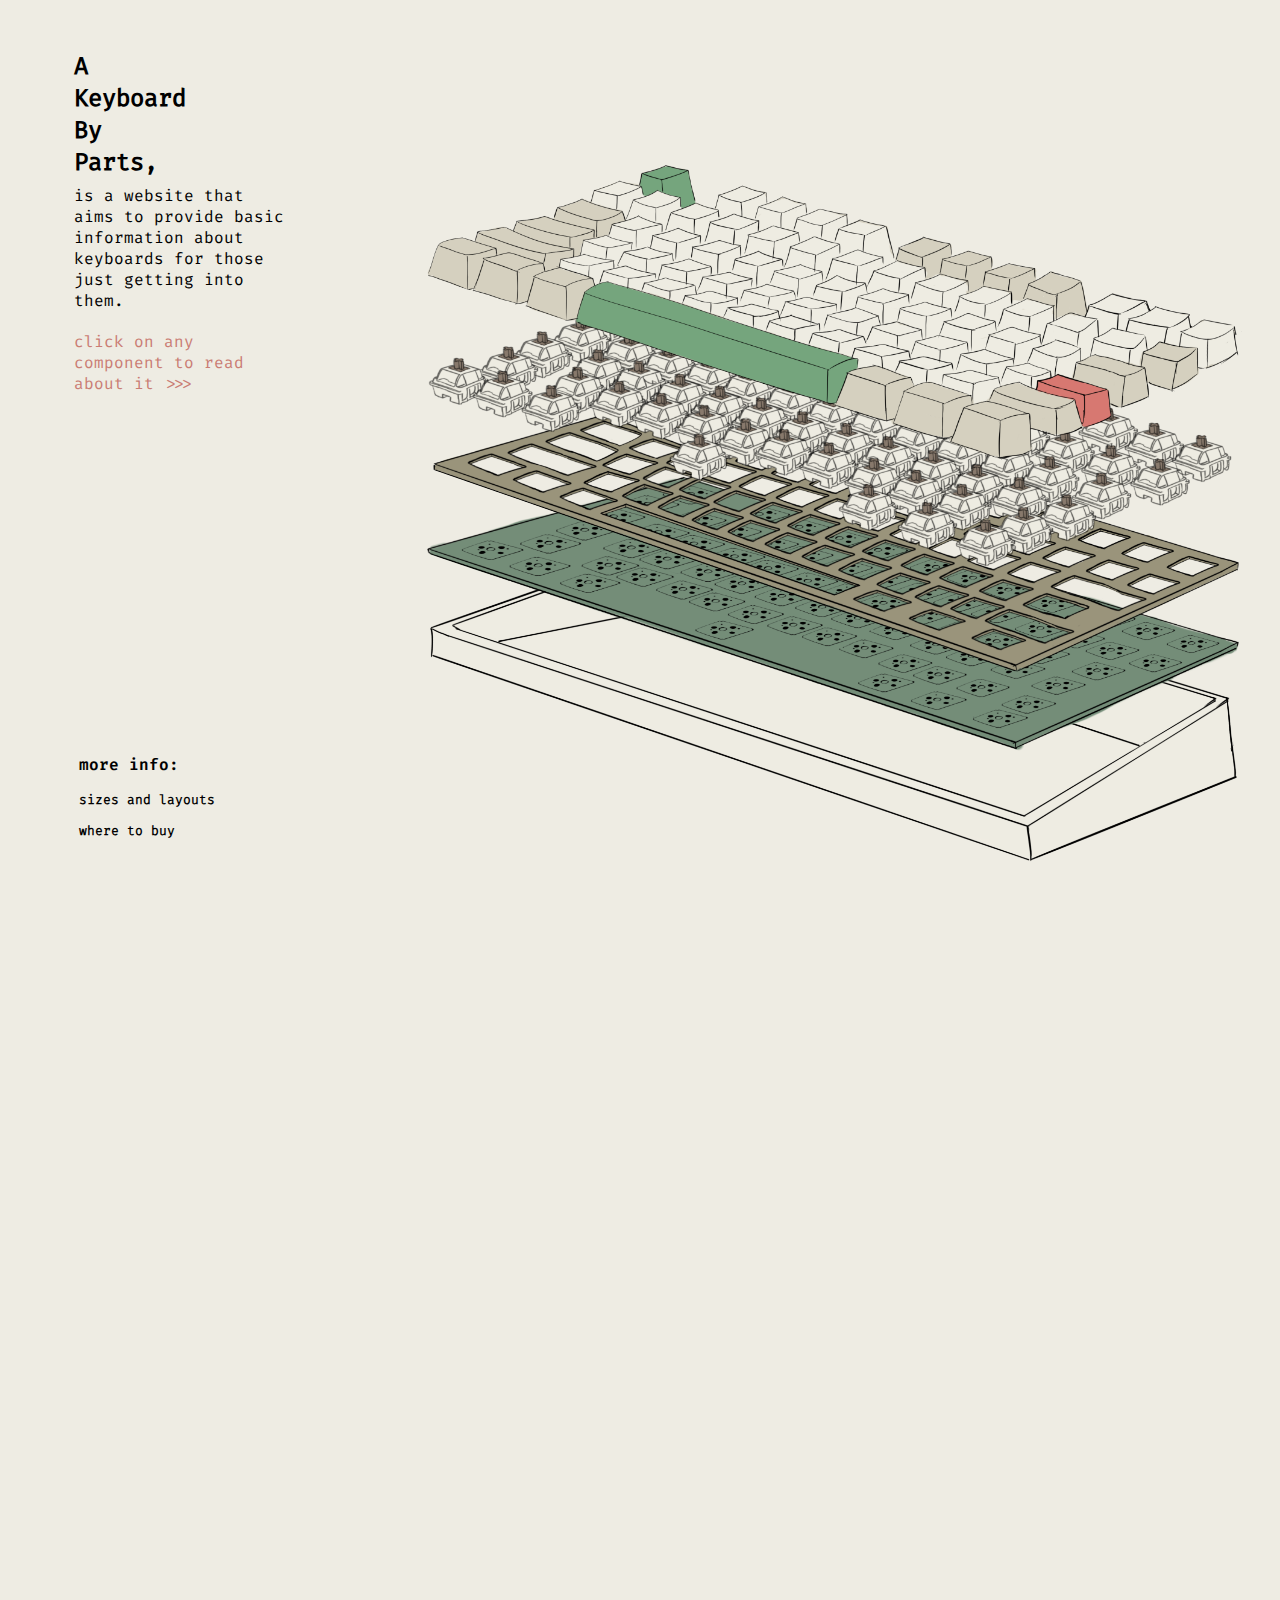
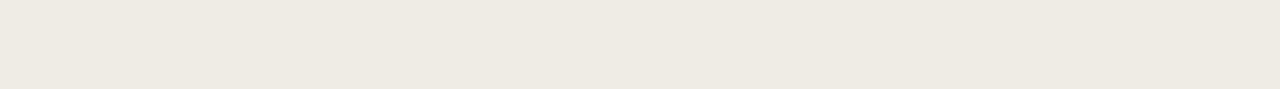
<file: index.html>
<html lang="en">
<head>
    <link rel="stylesheet" href="style.css">
    <script src="js.js"></script>
    <meta http-equiv="X-UA-Compatible" content="IE=edge">
    <meta charset="UTF-8">
    <meta name="viewport" content="width=device-width, initial-scale=1.0">
    <title>a keyboard by parts</title>
    
</head>

<body>
   
    <h2 id="h1" style="width:5vw"> A Keyboard By Parts,</h2>
    <p id="p1" style="width: 17vw; ">is a website that aims to provide basic information about keyboards for those just getting into them.
    </p>
    <br>
    <p id="p2" style="width: 17vw; min-width: 10vw;">click on any component to read about it >>>
</p>

<p id="p3">more info:</p>
   

<ul class="subpages-list" style="width:35vw;  margin-top: -1vh;">
    
            <h3 id=h4><li><a href="layout.html">sizes and layouts</a></li></h3>
    
            <h3 id=h4 style="margin-top: -1vw"><li><a href="resources.html"> where to buy </a></li></h3>
            </ul>

            <div class="image-container">
                
<a href="keycaps.html" >
  <img src="images/keycapshome.png" alt="Image 5" class="cropped-image-clip-polygon" style="z-index:5;">
    </a>

    <a href="switches.html">
  <img src="images/switcheshome.png" alt="Image 4" class="cropped-image-clip-polygon4" style=" top:110px; z-index:4;">
    </a>
    <a href="plate.html">
  <img src="images/platehome.png" alt="Image 3" class="cropped-image-clip-polygon1" style=" top:230px; z-index:3;">
    </a>
    <a href="pcb.html">
  <img src="images/pcbhome.png" alt="Image 2" class="cropped-image-clip-polygon2" style="top: 310px; z-index:2;">
    </a>
  <a href="case.html">
  <img src="images/casehome.png" alt="Image 1" class="cropped-image-clip-polygon3" style="top:370px; z-index:1;">
    </a> 
   </div>
</body>
</html>
</file>
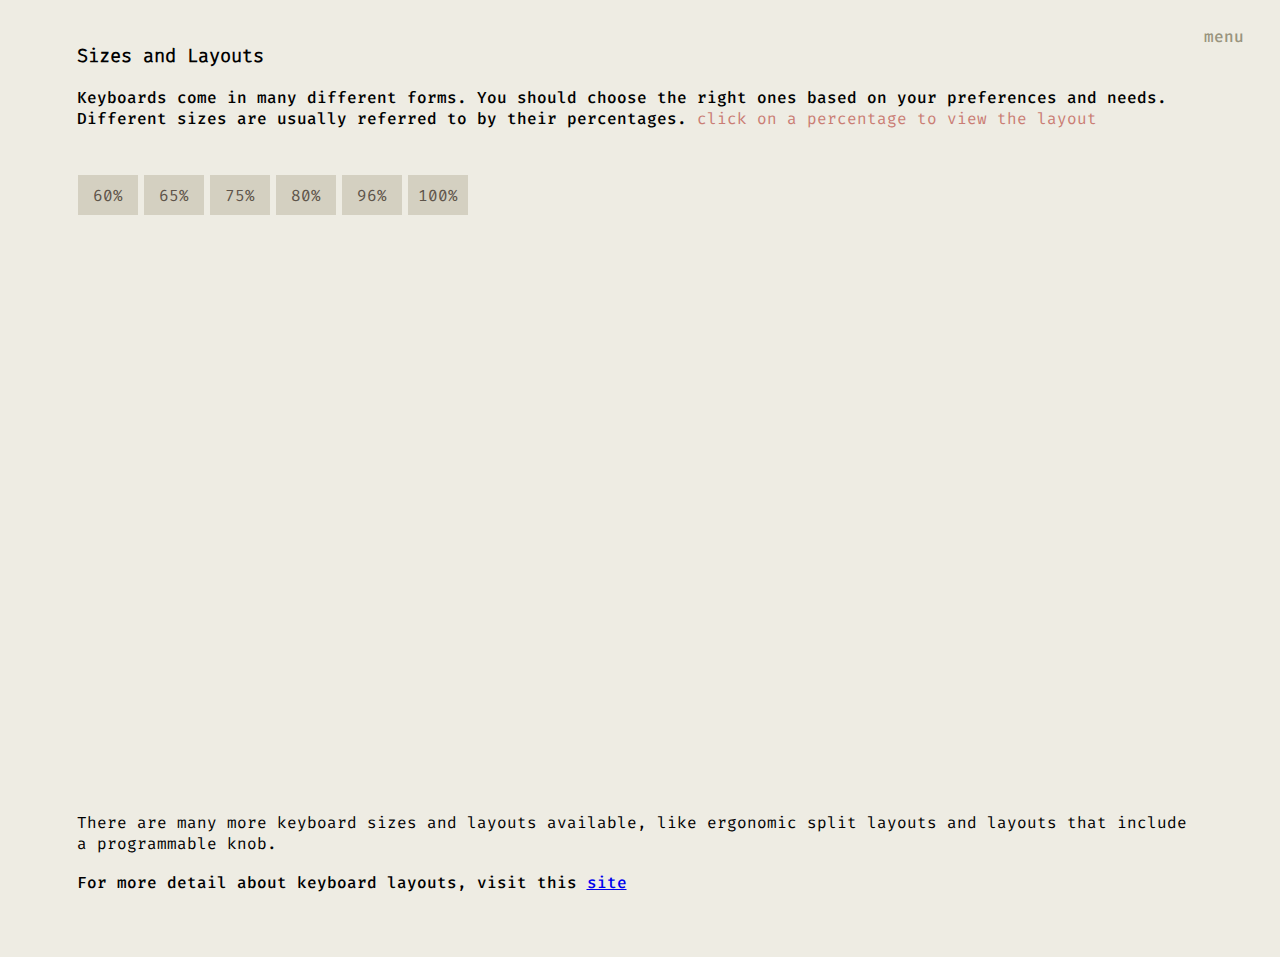
<file: layout.html>
<html lang="en">
<head>
    <link rel="stylesheet" href="layout.css">
    <script src="js.js"></script>
    <meta http-equiv="X-UA-Compatible" content="IE=edge">
    <meta charset="UTF-8">
    <meta name="viewport" content="width=device-width, initial-scale=1.0">
    <title>sizes and layouts</title>
</head>
<body>
    <div class="mySidebar" id="sidebar">
        
        <a href="javascript:void(0)" class="closebtn" onclick="closeNav()">&times;</a>
        <ul>
            <li><a href="index.html">home</a></li>
            <li><a href="keycaps.html">keycaps</a></li>
            <li><a href="switches.html">switches</a></li>
            <li><a href="plate.html">plate</a></li>
            <li><a href="pcb.html">pcb</a></li>
            <li><a href="case.html">case</a></li>
            <li><a href="layout.html">sizes and layouts</a></li>
            <li><a href="resources.html">where to buy</a></li>
        </ul>
    </div>

        <span id="menu" onclick="openNav()">menu</span>
<div class="main">
    <h3 id="h3">Sizes and Layouts</h3>
    <p1 id="p2">Keyboards come in many different forms. You should choose the right ones based on your preferences and needs. Different sizes are usually referred to by their percentages. 
    </p1>
    <p1 id="p4">click on a percentage to view the layout
    </p1>
    <br>
    <br>
    <br>


   
    <button class="button" onclick="toggleVisibility('image6'); setActiveButton(this);">60%</button>
    <button class="button" onclick="toggleVisibility('image5'); setActiveButton(this);">65%</button>
    <button class="button" onclick="toggleVisibility('image4'); setActiveButton(this);">75%</button> 
    <button class="button" onclick="toggleVisibility('image3'); setActiveButton(this);">80%</button>
    <button class="button" onclick="toggleVisibility('image2'); setActiveButton(this);">96%</button>
    <button class="button" onclick="toggleVisibility('image1'); setActiveButton(this);">100%</button>


    <div class="image-container">
        <img id="image1" src="images/100.png" alt="Image 1" style="visibility: hidden;">
        <img id="image2" src="images/96.png" alt="Image 2" style="visibility: hidden;">
        <img id="image3" src="images/80.png" alt="Image 3" style="visibility: hidden;">
        <img id="image4" src="images/75.png" alt="Image 4" style="visibility: hidden;">
        <img id="image5" src="images/65.png" alt="Image 5" style="visibility: hidden;">
        <img id="image6" src="images/60.png" alt="Image 6" style="visibility: hidden;">
       
        
    </div>
<div class="description-container" style="visibility: hidden;">
<p id="image1-description" class="description" style="visibility: hidden;">This is a full-sized keyboard complete with 104 keys, including the number pad and function keys. It has a lot of functions but is less portable than the rest because of all the space it takes. It’s well suited for use in the office.</p>
<p id="image2-description" class="description" style="visibility: hidden;">This is a compact full-sized keyboard that is slightly smaller than the 100%. It has around 100 keys, removing some of the less-used keys and the unused space on the keyboard.  It still has most of the functions and is still suitable for office use and data entry.</p>
<p id="image3-description" class="description" style="visibility: hidden;">This is a Tenkeyless (TKL) keyboard and has around 87 keys. It has everything in the 100%, sans the number pad. It’s still good for office use, and better for people who don’t need the number pad. </p>
<p id="image4-description" class="description" style="visibility: hidden;">This is a compact Tenkeyless keyboard that has around 84 keys. This is the layout used for most laptops, and may be more familiar. The function keys are more compacted and there is no number pad. Some editing keys were removed. It’s much more portable than the previous sizes. It’s good for everyday use.</p>
<p id="image5-description" class="description" style="visibility: hidden;">This is a compact keyboard that has around 68 keys. It lacks the number pad, the separate function keys, and some navigation keys like DEL. They are accessed through key combinations, which can be inconvenient for someone who needs to use them often. However, it’s very portable and good for someone who focuses more on the typing experience.</p>
<p id="image6-description" class="description" style="visibility: hidden;">This is a mini keyboard with around 61 keys. It has no number pad, function keys, navigation keys, and arrow keys. It’s not suitable for gaming but can be good for someone who just needs a keyboard to type. </p>

</div>

<br>


    <p1 id="p1">There are many more keyboard sizes and layouts available, like ergonomic split layouts and layouts that include a programmable knob.
    </p1>
    <br>
    <br>
    <p1 id="p2">For more detail about keyboard layouts, visit this <a href="https://www.keychron.com/blogs/news/keyboard-size-layout-buying-guide">site</a>
    </p1>
</div>
</body>
</html>
</file>
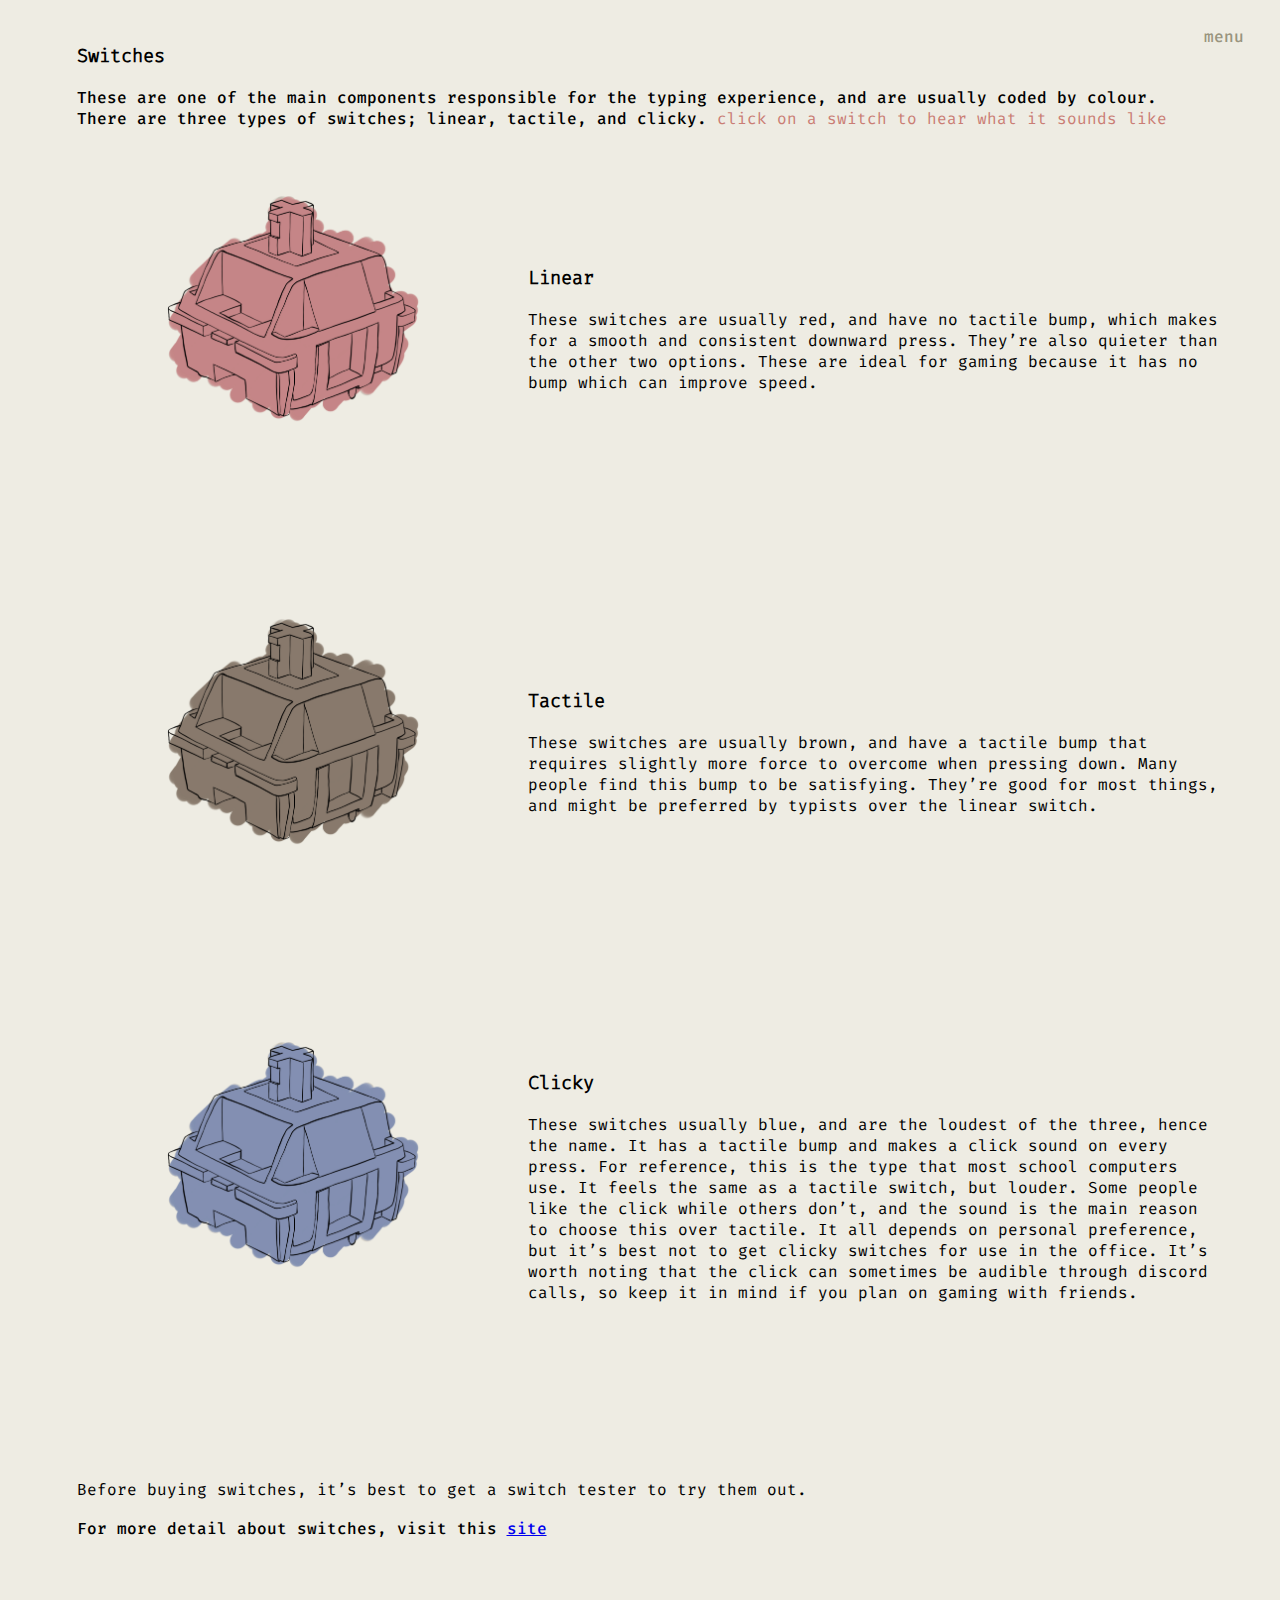
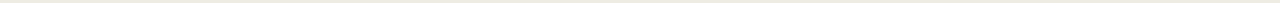
<file: switches.html>
<html lang="en">
<head>
    <link rel="stylesheet" href="page.css">
    <script src="js.js"></script>
    <meta http-equiv="X-UA-Compatible" content="IE=edge">
    <meta charset="UTF-8">
    <meta name="viewport" content="width=device-width, initial-scale=1.0">
    <title>switches</title>
</head>
<body>
    <div class="mySidebar" id="sidebar">
        
        <a href="javascript:void(0)" class="closebtn" onclick="closeNav()">&times;</a>
        <ul>
            <li><a href="index.html">home</a></li>
            <li><a href="keycaps.html">keycaps</a></li>
            <li><a href="switches.html">switches</a></li>
            <li><a href="plate.html">plate</a></li>
            <li><a href="pcb.html">pcb</a></li>
            <li><a href="case.html">case</a></li>
            <li><a href="layout.html">sizes and layouts</a></li>
            <li><a href="resources.html">where to buy</a></li>
        </ul>
    </div>

        <span id="menu" onclick="openNav()">menu</span>

        <div class="main">
           
    <h3 id="h3">Switches</h3>
    <p1 id="p2">These are one of the main components responsible for the typing experience, and are usually coded by colour. There are three types of switches; linear, tactile, and clicky.
    </p1>
    <p1 id="p4">click on a switch to hear what it sounds like
    </p1>

   <div class="container">
<div class="image-container">
    <img src="images/red1.png" id="firstImage" onmousedown="changeImage()" onmouseup="restoreImage()">
    
   
  </div>
<div class="text">
    <h3 id="h3">Linear</h3>
    <p1 id="p1">These switches are usually red, and have no tactile bump, which makes for a smooth and consistent downward press. They’re also quieter than the other two options. These are ideal for gaming because it has no bump which can improve speed. 
    </p1>
</div>
</div>

<div class="container">
<div class="image-container">
    <img src="images/brown1.png" id="secondImage" onmousedown="changeImage2()" onmouseup="restoreImage2()">
</div>
<div class="text1">
    <h3 id="h3">Tactile</h3>
    <p1 id="p1">These switches are usually brown, and have a tactile bump that requires slightly more force to overcome when pressing down. Many people find this bump to be satisfying. They’re good for most things, and might be preferred by typists over the linear switch. 
    </p1>
</div>
  </div>

  <div class="container">
    <div class="image-container"> 
        <img src="images/blue1.png" id="thirdImage" onmousedown="changeImage3()" onmouseup="restoreImage3()">
</div>

<div class="text2">
    <h3 id="h3">Clicky</h3>
    <p1 id="p1">These switches usually blue, and are the loudest of the three, hence the name. It has a tactile bump and makes a click sound on every press. For reference, this is the type that most school computers use. It feels the same as a tactile switch, but louder. Some people like the click while others don’t, and the sound is the main reason to choose this over tactile. It all depends on personal preference, but it’s best not to get clicky switches for use in the office. It’s worth noting that the click can sometimes be audible through discord calls, so keep it in mind if you plan on gaming with friends. 
    </p1>
</div>
    </div>
<br>
<br>
<div class="closing">
    <p1 id="p1">Before buying switches, it’s best to get a switch tester to try them out. 
    </p1>
<br>
<br>

    <p2 id="p2">For more detail about switches, visit this <a href="https://www.corsair.com/us/en/explorer/gamer/keyboards/key-switch-types-101/#:~:text=THERE%20ARE%20THREE%20MAIN%20TYPES%20OF%20KEY%20SWITCHES&text=Instead%2C%20today%20we'll%20talk,%2C%20we'll%20start%20there. 
        https://www.xda-developers.com/mechanical-keyboards-guide/ ">site</a>
    </p2>
</div>
</div>
</body>
</html>
</file>
<file: style.css>
@font-face {
    font-family: Fira Code light;
    src: url(font/FiraCode-Light.ttf);
}

@font-face {
    font-family: Fira Code regular;
    src: url(font/FiraCode-Regular.ttf);
}

@font-face {
    font-family: Fira Code medium;
    src: url(font/FiraCode-Medium.ttf);
}

@font-face {
    font-family: Fira Code semibold;
    src: url(font/FiraCode-SemiBold.ttf);
}

@font-face {
    font-family: Fira Code bold;
    src: url(font/FiraCode-Bold.ttf);
}

/*subpages*/
.subpages-list {
    list-style-type: none;
    
  }

  .subpages-list a {
    text-decoration: none; 
    font-size: small;
    color: #000000;
  }

  .subpages-list a:hover {
    color: #ca7d74;
  }

body {
    background-color: #eeece3;
    margin: 1vw 1.5vh;
    padding: 4vw 7vh;
    padding-left: 2vw;
    overflow: hidden;
    width: 93.2vw;
    
}


/*a keyboard by parts*/
#h1 {
  font-family: Fira Code regular;
  margin-left: 2.7vw;
  margin-top: -1.5vh;
  
  color: #000000;
  
  
}


  #h4 {
    font-family: Fira Code light;

    
  }

  #h4:hover {
    color: #7fa480;
  }

/*description*/
#p1 {
    font-family: Fira Code regular;
    margin-top: -1.5vh;
    margin-left: 2.7vw;

}
/*instructions*/
#p2 {
    font-family: Fira Code regular;
    color:#ca7d74;
    margin-top: -1.5vh;
    margin-left: 2.7vw;
 
}

/*moreinfo*/
#p3 {
    font-family: Fira Code semibold;
    color: #000000;
    margin-top: 40vh;
    margin-left: 40px;
    font-size: medium;
}


/*png cropped edges*/
.cropped-image-clip-polygon {
    position: absolute;
    width: 100%;
    height: auto;
    clip-path: polygon(72% 100%, 100% 70%, 100% 50%, 29% 0%, 23% 8%, 1% 28%, 0% 31%, 0% 38%);
    transition: transform 0.5s ease;
}

.cropped-image-clip-polygon:hover {
    transform: scale(1.05); 
}

.cropped-image-clip-polygon1 {
    position: absolute;
    width: 100%;
    height: auto;
    clip-path: polygon(31% 0, 100% 60%, 100% 64%, 72.5% 100%, 0 27%);
    transition: transform 0.5s ease;
}


.cropped-image-clip-polygon1:hover {
    transform: scale(1.05); 
}

.cropped-image-clip-polygon2 {
    position: absolute;
    width: 100%;
    height: auto;
    clip-path: polygon(34% 0, 100% 60%, 100% 64%, 72.5% 100%, 0 29%,0 27%);
    transition: transform 0.5s ease;
}

.cropped-image-clip-polygon2:hover {
    transform: scale(1.05); 
}

.cropped-image-clip-polygon3 {
    position: absolute;
    width: 100%;
    height: auto;
    clip-path: polygon(75% 100%, 100% 74%, 100% 50%, 31% 0%, 23% 5%, 1% 28%, 0% 31%, 0% 38%);
    transition: transform 0.5s ease;
}


.cropped-image-clip-polygon3:hover {
    transform: scale(1.05); 
}

.cropped-image-clip-polygon4 {
    position: absolute;
    width: 100%;
    height: auto;
    clip-path: polygon(70% 100%, 100% 68%, 100% 58%, 29% 0%, 23% 10%, 1% 30%, 0% 31%, 0% 41%);
    transition: transform 0.5s ease;
}

.cropped-image-clip-polygon4:hover {
    transform: scale(1.05); 
}

/*png container*/
/*.image-container {
    display:block;
    position: relative;
    margin-top: -85vh;
    float:left;
    width: 64vw;
    height: 85vh;
    margin-left: 30vw;
}*/
.image-container {
    position: relative;
    width: 64vw;
    height: 85vh;
    left: 30vw;
    top: -700px; 
}

/*undo the overflow hidden after certain width*/
@media screen and (max-width: 900px) {
    body {
        overflow-y: scroll;
        max-height: 100vh;
    }
}

/*@media screen and (max-width: 750px) {
    .image-container {
        margin-top: -120vh;
    }
}*/
</file>
<file: layout.css>
@font-face {
    font-family: Fira Code light;
    src: url(font/FiraCode-Light.ttf);
}

@font-face {
    font-family: Fira Code regular;
    src: url(font/FiraCode-Regular.ttf);
}

@font-face {
    font-family: Fira Code medium;
    src: url(font/FiraCode-Medium.ttf);
}

@font-face {
    font-family: Fira Code semibold;
    src: url(font/FiraCode-SemiBold.ttf);
}

@font-face {
    font-family: Fira Code bold;
    src: url(font/FiraCode-Bold.ttf);
}

body {
    background-color: #eeece3;
    margin: 1vw 1.5vh;
    padding: 4vw 7vh;
    padding-top: 1.5vh;
    width: auto;
}

  
  #h3 {
      font-family: Fira Code light;
      
    }
  
  
  #p1 {
      font-family: Fira Code regular;
    
  }
  
  #p2 {
      font-family: Fira Code medium;
   
  }
  
  /*instructions*/
    #p4 {
        font-family: Fira Code regular;
        color:#ca7d74;
        font-size:medium;
        
     
    }


    
/*image and descriptions*/
    .image-container {
        position: relative;
        margin-left: -0.5%;
        margin-top: 1%;
        width: 100%; 
        height: 56%; 
    
    }
    
    .image-container img {
        position: absolute;
        object-fit: cover;
        width: 100%;
        height: auto;
        
    }
.description-container {
    position: relative;
    
    margin-bottom: 1.1%;
    width: 100%;
    height: 12.5%;
    background-color: #d4d0c1; 
   
   
   
}

.description {
    margin-left: 1%;
    margin-right: 1%;
    margin-top: 0.8%;
    position: absolute;
    font-family: Fira Code regular
    
    
   

}

/*percentages*/
.button {
    font-family: Fira Code regular;
    width: 60px;
    height: 40px;
    background-color: #d4d0c1; 
    border: none;
    color: #5e544a;
    text-align: center;
    display: inline-block;
    font-size: medium;
    margin: 10px 1px;
    margin-bottom: 0.5px;
    cursor: pointer;
  }

  .button:hover {
    background-color: #99947e;
    color: #eeece3;
  }
  
  /*sidebar*/
  .mySidebar {
    width: 0%;
    background-color: #d4d0c1;
    height: 100%; 
    position: fixed;
    top: 0;
    right: 0;
    padding-top: 37px;
    transition: 0.5s;
    z-index: 1;
    overflow: hidden;
   
}


.mySidebar ul {
    list-style-type: none;
    padding-inline-start: 9%;
   
}

.mySidebar ul li {
    padding: 15px;
    
    
    
}
.mySidebar ul li a {
    
    white-space: nowrap;
    justify-content: space-between;
    display: flex;
    flex-wrap: nowrap;
    font-family: Fira Code regular;
    font-size: medium;
    color: #5e544a;
    text-decoration: none;
    
    
}

.mySidebar ul li a:hover {
    color: #ca7d74;
}
  


#menu {
    font-family: Fira Code medium;
    color: #99947e;
    text-decoration: none;
    margin-left: 100%;
  

}

#menu:hover {
    color: #5e544a;
}

.mySidebar .closebtn {
    position: absolute; 
    color: #5e544a;
    font-family: Fira Code light;
    top: 5px;
    text-decoration: none;
    font-size: 25px;
    margin-left: 32px;
  }

  .mySidebar .closebtn:hover {
    color:#ca7d74;
  }


.main {
    margin-top: -2%;
}
</file>
<file: page.css>
@font-face {
    font-family: Fira Code light;
    src: url(font/FiraCode-Light.ttf);
}

@font-face {
    font-family: Fira Code regular;
    src: url(font/FiraCode-Regular.ttf);
}

@font-face {
    font-family: Fira Code medium;
    src: url(font/FiraCode-Medium.ttf);
}

@font-face {
    font-family: Fira Code semibold;
    src: url(font/FiraCode-SemiBold.ttf);
}

@font-face {
    font-family: Fira Code bold;
    src: url(font/FiraCode-Bold.ttf);
}

body {
    background-color: #eeece3;
    margin: 1vw 1.5vh;
    padding: 4vw 7vh;
    padding-top: 1.5vh;
    width: auto;
   
}

#h1 {
    font-family: Fira Code regular;
  
    
  }
  
  #h2 {
      font-family: Fira Code light;
      
    }
  
  #h2:hover {
      color: #7fa480;
  }
  
  #h3 {
      font-family: Fira Code light;
      
    }
  
    #h4 {
      font-family: Fira Code light;
      
    }
  
    #h4:hover {
      color: #7fa480;
    }
  
  #p1 {
      font-family: Fira Code regular;
    
  }
  
  #p2 {
      font-family: Fira Code medium;
   
  }
  
  #p3 {
      font-family: Fira Code semibold;
  
  }
  
  #p3:hover {
      color: #7fa480;
    }

    #p4 {
        font-family: Fira Code regular;
        color:#ca7d74;
        font-size:medium;
        
     
    }

   

#img1 {
    width: 40%;
    height: auto;
    margin-bottom: 4%;
}

#img2 {
    width: 60%;
    height: auto;
    
   
}

#img3 {
    width: 65%;
    height: auto;

   
}

/*sidebar*/
  .mySidebar {
    width: 0%;
    background-color: #d4d0c1;
    height: 100%; 
    position: fixed;
    top: 0;
    right: 0;
    padding-top: 37px;
    transition: 0.5s;
    z-index: 1;
    overflow: hidden;
   
}


.mySidebar ul {
    list-style-type: none;
    padding-inline-start: 9%;
   
}

.mySidebar ul li {
    padding: 15px;
    
    
    
}
.mySidebar ul li a {
    
    white-space: nowrap;
    justify-content: space-between;
    display: flex;
    flex-wrap: nowrap;
    font-family: Fira Code regular;
    font-size: medium;
    color: #5e544a;
    text-decoration: none;
    
    
}

.mySidebar ul li a:hover {
    color: #ca7d74;
}
  


#menu {
    font-family: Fira Code medium;
    color: #99947e;
    text-decoration: none;
    margin-left: 100%;
  

}

#menu:hover {
    color: #5e544a;
}

.mySidebar .closebtn {
    position: absolute; 
    color: #5e544a;
    font-family: Fira Code light;
    top: 5px;
    text-decoration: none;
    font-size: 25px;
    margin-left: 32px;
  }

  .mySidebar .closebtn:hover {
    color:#ca7d74;
  }

  .main {
    margin-top: -2%;
}




.container {
    position: relative;
    margin-top: 7vh;
    margin-bottom: 5vh;
    height: 40vh;
    align-items: center;
    justify-content: center;
    
  }



img {
    position: absolute;
    max-width: 20vw;
    max-height: 100vh;
    margin-left: 7vw;
   
}

.text {
    font-size: medium;
    width: 54vw;
    padding-top: 6vh;
    margin-left: 15.3vw;
    padding-left: 20vw;
   
  }

  .text1 {
    font-size: medium;
    width: 54vw;
    padding-top: 6vh;
    margin-left: 15.3vw;
    padding-left: 20vw;
   
  }

  
  .text2 {
    font-size: medium;
    width: 54vw;
    padding-top: 1.5vh;
    margin-left: 15.3vw;
    padding-left: 20vw;
    
   
  }


  #r1 {
    font-family: Fira Code regular;
    text-decoration: none;
    color: #000000;
  
}

#r1:hover  {
    color: #ca7d74;
}
</file>
